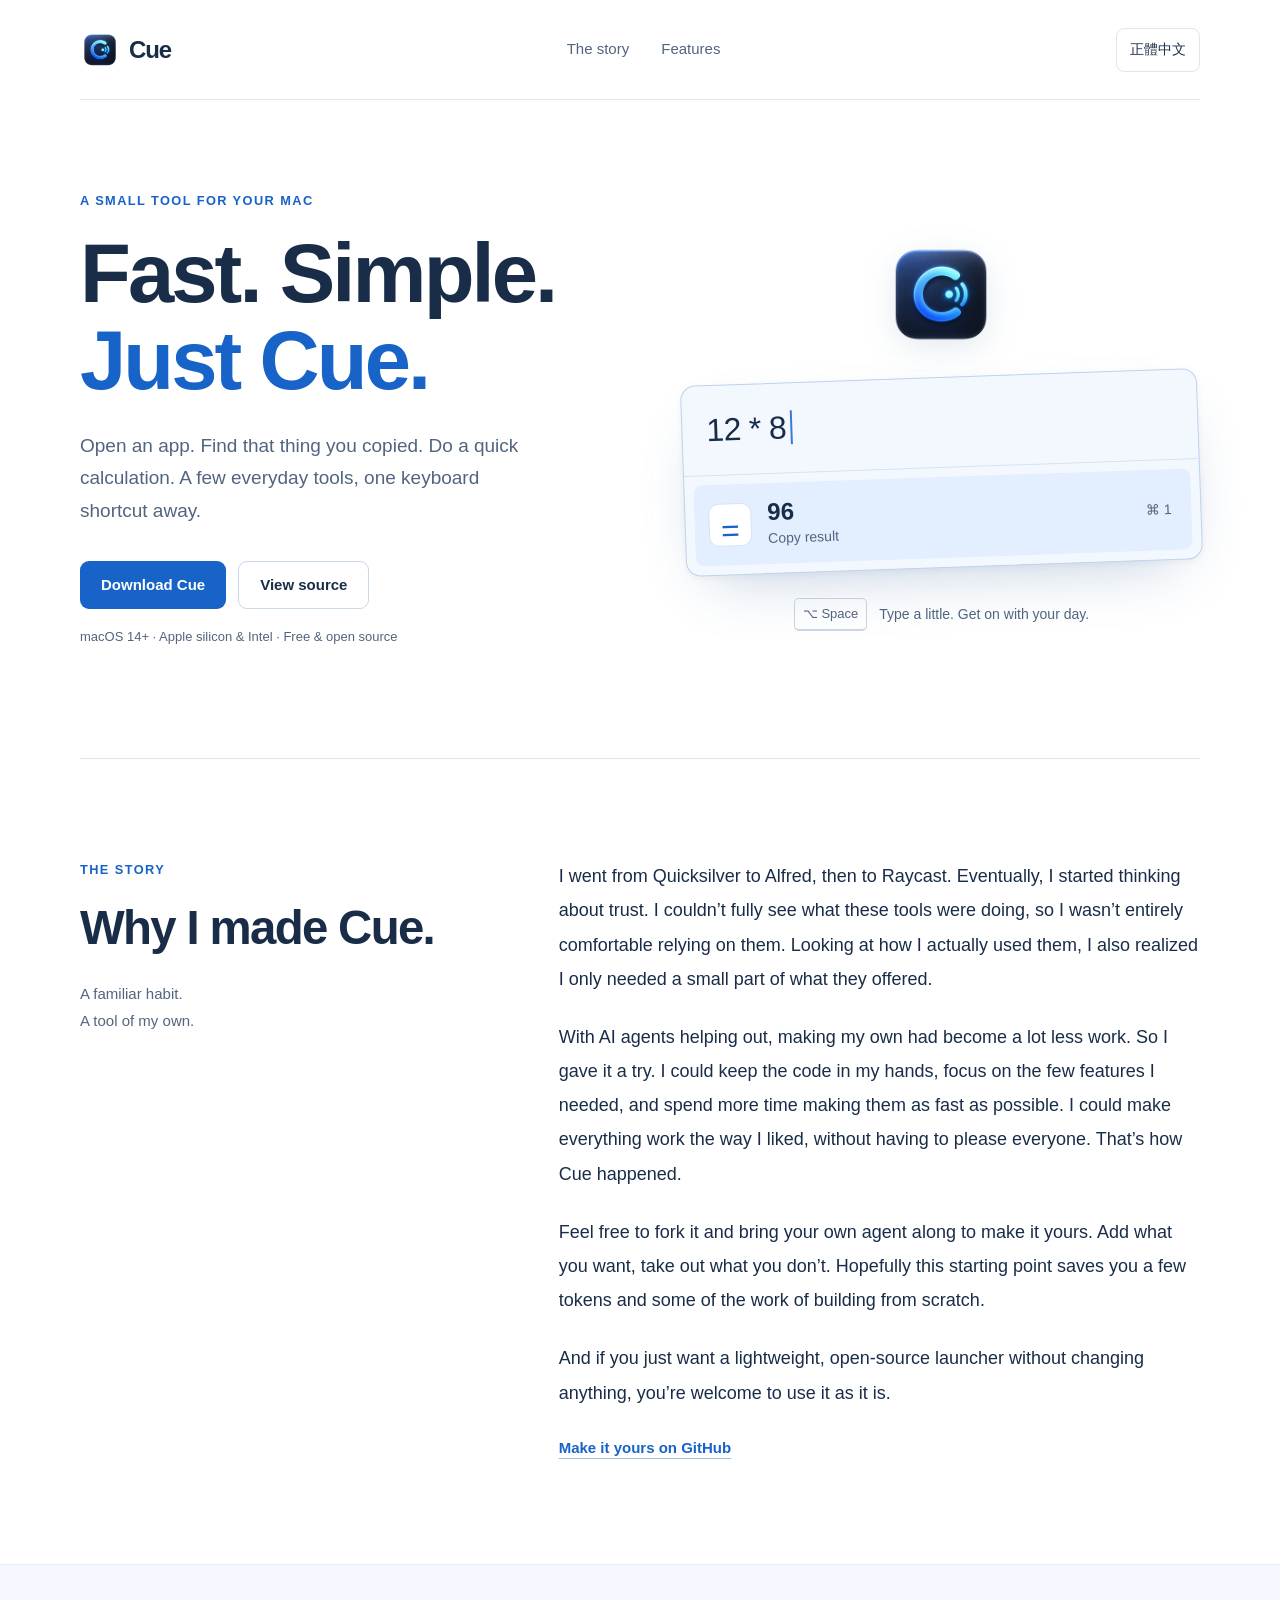
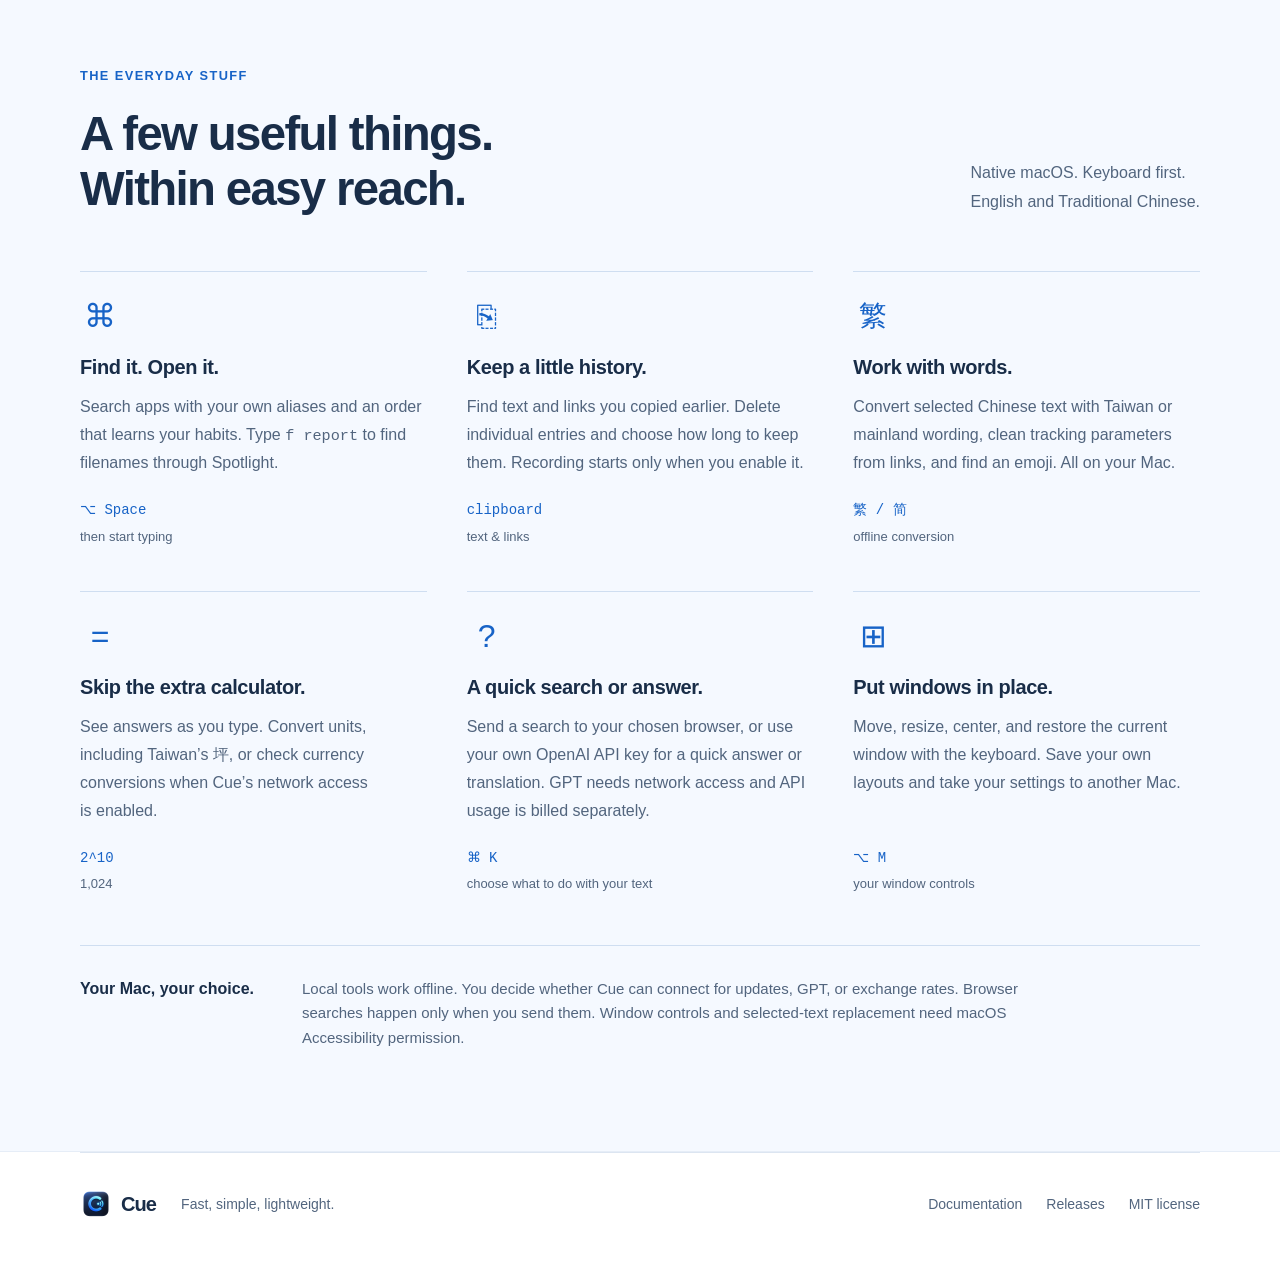
<file: website/index.html>
<!doctype html>
<html lang="en">
<head>
  <meta charset="utf-8">
  <meta name="viewport" content="width=device-width, initial-scale=1">
  <meta name="description" content="Cue is a fast, simple, open-source launcher for macOS. Apps, clipboard, text tools, calculations and window controls, a shortcut away.">
  <meta name="theme-color" content="#f5f9ff">
  <title>Cue — Fast, simple, lightweight.</title>
  <link rel="canonical" href="https://yihsiu.org/cue/">
  <link rel="alternate" hreflang="en" href="https://yihsiu.org/cue/">
  <link rel="alternate" hreflang="zh-Hant" href="https://yihsiu.org/cue/zh-Hant/">
  <link rel="icon" type="image/png" href="assets/cue-icon.png">
  <link rel="stylesheet" href="assets/site.css">
</head>
<body>
  <a class="skip-link" href="#main">Skip to content</a>
  <header class="site-header wrap">
    <a class="brand" href="./" aria-label="Cue home"><img src="assets/cue-icon.png" alt="" width="40" height="40"><span>Cue</span></a>
    <nav aria-label="Main navigation"><a href="#story">The story</a><a href="#features">Features</a></nav>
    <a class="language" href="zh-Hant/" lang="zh-Hant" hreflang="zh-Hant" aria-label="切換至正體中文">正體中文</a>
  </header>

  <main id="main">
    <section class="hero wrap" aria-labelledby="hero-title">
      <div class="hero-copy">
        <p class="eyebrow">A small tool for your Mac</p>
        <h1 id="hero-title">Fast. Simple.<br><span>Just Cue.</span></h1>
        <p class="intro">Open an app. Find that thing you copied. Do a quick calculation. A few everyday tools, one keyboard shortcut away.</p>
        <div class="actions"><a class="button primary" href="https://github.com/hsiuhsiu/cue/releases/latest">Download Cue</a><a class="button secondary" href="https://github.com/hsiuhsiu/cue">View source</a></div>
        <p class="small-note">macOS 14+ · Apple silicon &amp; Intel · Free &amp; open source</p>
      </div>
      <figure class="hero-preview">
        <img class="hero-icon" src="assets/cue-icon.png" alt="Cue app icon" width="116" height="116">
        <div class="launcher-demo" aria-label="Calculator example: 12 times 8 equals 96">
          <div class="demo-query"><span>12 * 8</span><span class="demo-caret" aria-hidden="true"></span></div>
          <div class="demo-result"><span class="demo-symbol" aria-hidden="true">=</span><div><strong>96</strong><span>Copy result</span></div><kbd>⌘ 1</kbd></div>
        </div>
        <figcaption><kbd>⌥ Space</kbd><span>Type a little. Get on with your day.</span></figcaption>
      </figure>
    </section>

    <section id="story" class="story section wrap" aria-labelledby="story-title">
      <div class="section-heading"><p class="eyebrow">The story</p><h2 id="story-title">Why I made Cue.</h2><p class="margin-note">A familiar habit.<br>A tool of my own.</p></div>
      <div class="story-copy">
        <p>I went from Quicksilver to Alfred, then to Raycast. Eventually, I started thinking about trust. I couldn’t fully see what these tools were doing, so I wasn’t entirely comfortable relying on them. Looking at how I actually used them, I also realized I only needed a small part of what they offered.</p>
        <p>With AI agents helping out, making my own had become a lot less work. So I gave it a try. I could keep the code in my hands, focus on the few features I needed, and spend more time making them as fast as possible. I could make everything work the way I liked, without having to please everyone. That’s how Cue happened.</p>
        <p>Feel free to fork it and bring your own agent along to make it yours. Add what you want, take out what you don’t. Hopefully this starting point saves you a few tokens and some of the work of building from scratch.</p>
        <p>And if you just want a lightweight, open-source launcher without changing anything, you’re welcome to use it as it is.</p>
        <a class="text-link" href="https://github.com/hsiuhsiu/cue">Make it yours on GitHub</a>
      </div>
    </section>

    <section id="features" class="features section" aria-labelledby="features-title">
      <div class="wrap">
        <div class="section-top"><div><p class="eyebrow">The everyday stuff</p><h2 id="features-title">A few useful things.<br>Within easy reach.</h2></div><p>Native macOS. Keyboard first.<br>English and Traditional Chinese.</p></div>
        <div class="feature-grid">
          <article><span class="feature-mark" aria-hidden="true">⌘</span><h3>Find it. Open it.</h3><p>Search apps with your own aliases and an order that learns your habits. Type <code>f report</code> to find filenames through Spotlight.</p><span class="feature-example">⌥ Space <span>then start typing</span></span></article>
          <article><span class="feature-mark" aria-hidden="true">⎘</span><h3>Keep a little history.</h3><p>Find text and links you copied earlier. Delete individual entries and choose how long to keep them. Recording starts only when you enable it.</p><span class="feature-example">clipboard <span>text &amp; links</span></span></article>
          <article><span class="feature-mark text-mark" aria-hidden="true">繁</span><h3>Work with words.</h3><p>Convert selected Chinese text with Taiwan or mainland wording, clean tracking parameters from links, and find an emoji. All on your Mac.</p><span class="feature-example">繁 / 简 <span>offline conversion</span></span></article>
          <article><span class="feature-mark" aria-hidden="true">=</span><h3>Skip the extra calculator.</h3><p>See answers as you type. Convert units, including Taiwan’s 坪, or check currency conversions when Cue’s network access is enabled.</p><span class="feature-example">2^10 <span>1,024</span></span></article>
          <article><span class="feature-mark" aria-hidden="true">?</span><h3>A quick search or answer.</h3><p>Send a search to your chosen browser, or use your own OpenAI API key for a quick answer or translation. GPT needs network access and API usage is billed separately.</p><span class="feature-example">⌘ K <span>choose what to do with your text</span></span></article>
          <article><span class="feature-mark" aria-hidden="true">⊞</span><h3>Put windows in place.</h3><p>Move, resize, center, and restore the current window with the keyboard. Save your own layouts and take your settings to another Mac.</p><span class="feature-example">⌥ M <span>your window controls</span></span></article>
        </div>
        <div class="local-note"><strong>Your Mac, your choice.</strong><p>Local tools work offline. You decide whether Cue can connect for updates, GPT, or exchange rates. Browser searches happen only when you send them. Window controls and selected-text replacement need macOS Accessibility permission.</p></div>
      </div>
    </section>

  </main>

  <footer class="site-footer wrap"><a class="brand" href="./"><img src="assets/cue-icon.png" alt="" width="32" height="32"><span>Cue</span></a><p>Fast, simple, lightweight.</p><nav aria-label="More about Cue"><a href="https://github.com/hsiuhsiu/cue#readme">Documentation</a><a href="https://github.com/hsiuhsiu/cue/releases">Releases</a><a href="https://github.com/hsiuhsiu/cue/blob/main/LICENSE">MIT license</a></nav></footer>
</body>
</html>
</file>
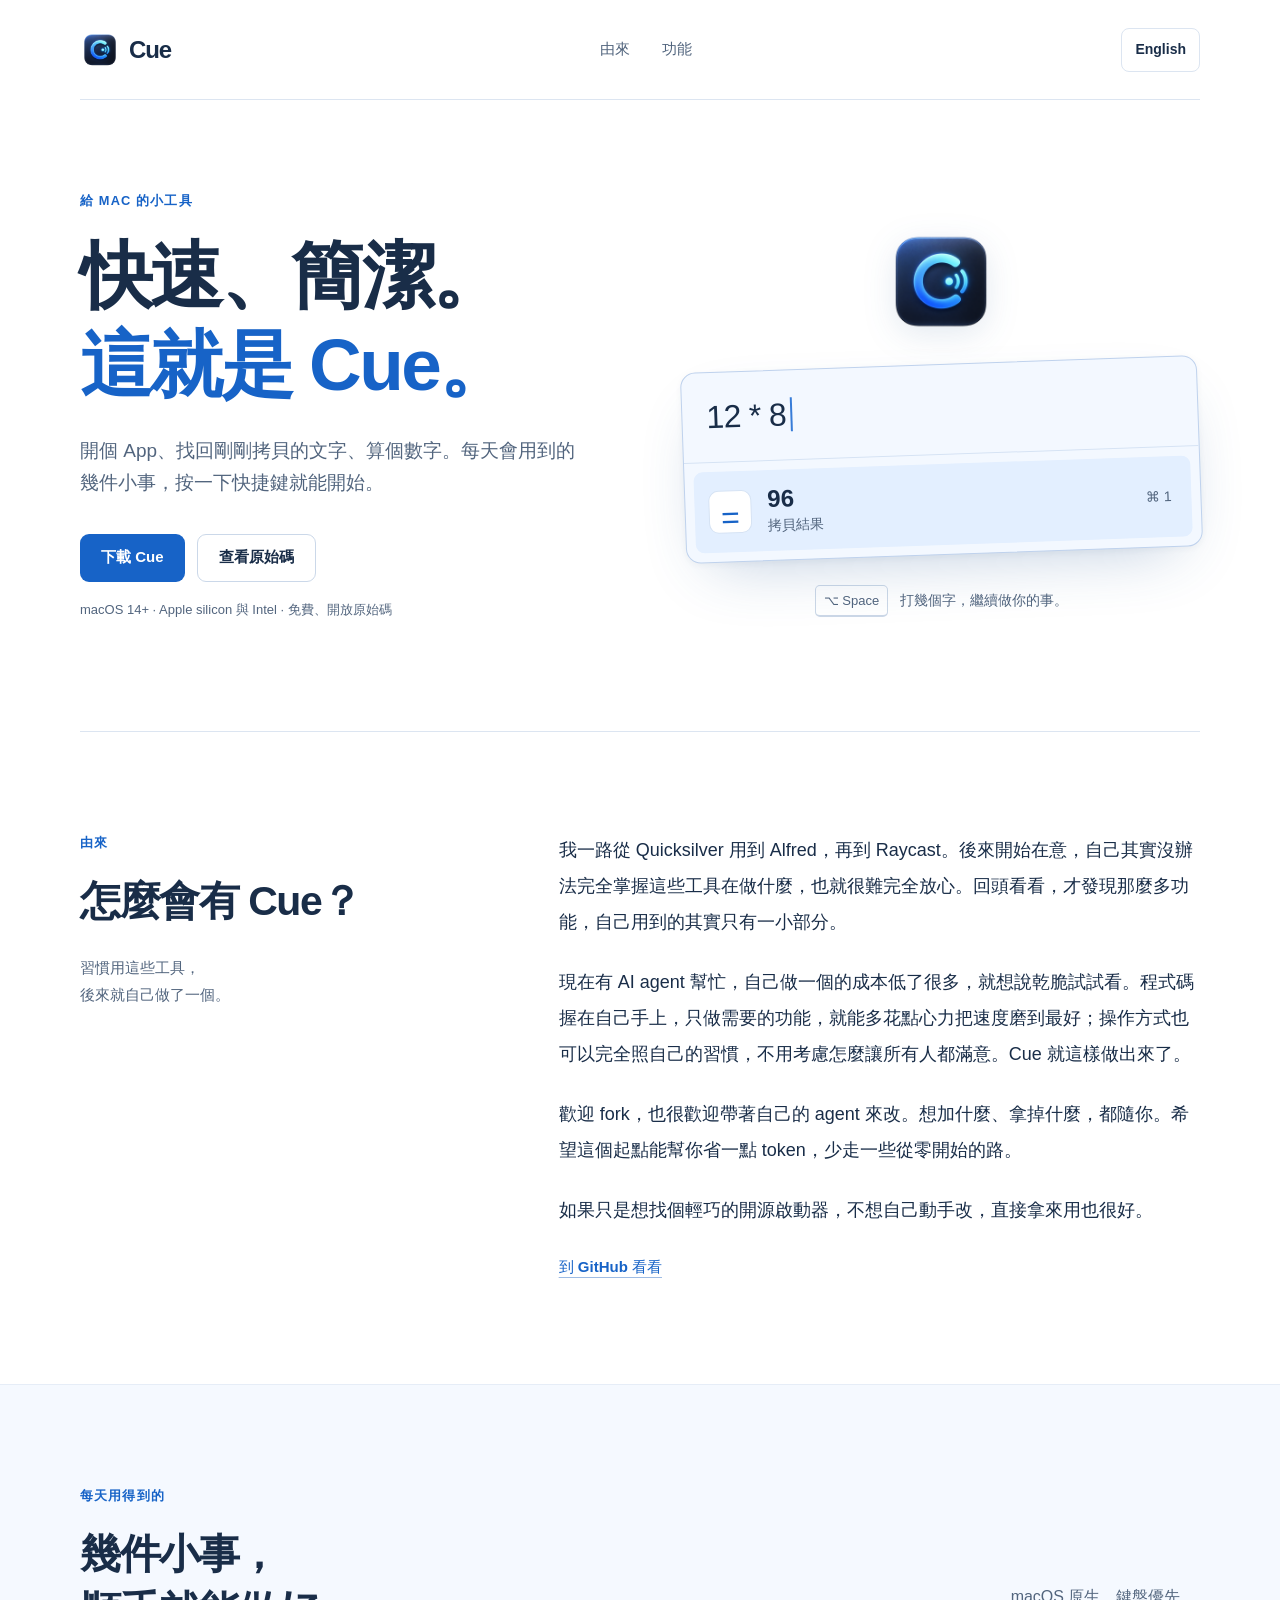
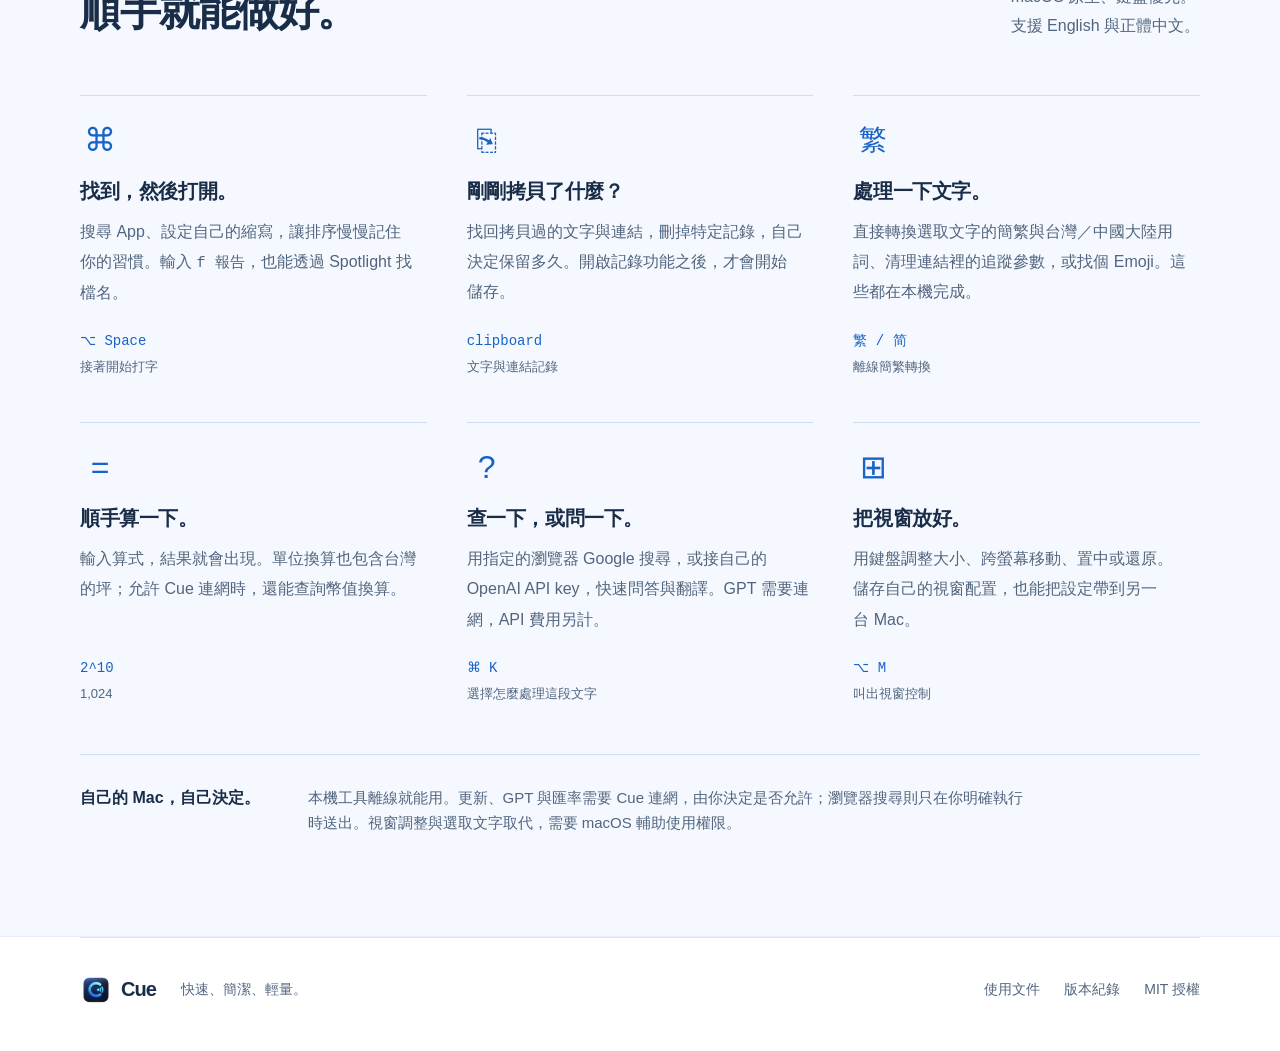
<file: website/zh-Hant/index.html>
<!doctype html>
<html lang="zh-Hant">
<head>
  <meta charset="utf-8">
  <meta name="viewport" content="width=device-width, initial-scale=1">
  <meta name="description" content="Cue 是快速、簡潔、開放原始碼的 macOS 啟動器。搜尋 App、剪貼簿、文字工具、即時計算與視窗控制，用鍵盤就能完成。">
  <meta name="theme-color" content="#f5f9ff">
  <title>Cue — 快速、簡潔、輕量。</title>
  <link rel="canonical" href="https://yihsiu.org/cue/zh-Hant/">
  <link rel="alternate" hreflang="en" href="https://yihsiu.org/cue/">
  <link rel="alternate" hreflang="zh-Hant" href="https://yihsiu.org/cue/zh-Hant/">
  <link rel="icon" type="image/png" href="../assets/cue-icon.png">
  <link rel="stylesheet" href="../assets/site.css">
</head>
<body>
  <a class="skip-link" href="#main">跳至主要內容</a>
  <header class="site-header wrap">
    <a class="brand" href="./" aria-label="Cue 首頁"><img src="../assets/cue-icon.png" alt="" width="40" height="40"><span>Cue</span></a>
    <nav aria-label="主要導覽"><a href="#story">由來</a><a href="#features">功能</a></nav>
    <a class="language" href="../" lang="en" hreflang="en" aria-label="Switch to English">English</a>
  </header>

  <main id="main">
    <section class="hero wrap" aria-labelledby="hero-title">
      <div class="hero-copy">
        <p class="eyebrow">給 Mac 的小工具</p>
        <h1 id="hero-title">快速、簡潔。<br><span>這就是 Cue。</span></h1>
        <p class="intro">開個 App、找回剛剛拷貝的文字、算個數字。每天會用到的幾件小事，按一下快捷鍵就能開始。</p>
        <div class="actions"><a class="button primary" href="https://github.com/hsiuhsiu/cue/releases/latest">下載 Cue</a><a class="button secondary" href="https://github.com/hsiuhsiu/cue">查看原始碼</a></div>
        <p class="small-note">macOS 14+ · Apple silicon 與 Intel · 免費、開放原始碼</p>
      </div>
      <figure class="hero-preview">
        <img class="hero-icon" src="../assets/cue-icon.png" alt="Cue App 圖示" width="116" height="116">
        <div class="launcher-demo" aria-label="計算機示意：12 乘以 8，結果為 96">
          <div class="demo-query"><span>12 * 8</span><span class="demo-caret" aria-hidden="true"></span></div>
          <div class="demo-result"><span class="demo-symbol" aria-hidden="true">=</span><div><strong>96</strong><span>拷貝結果</span></div><kbd>⌘ 1</kbd></div>
        </div>
        <figcaption><kbd>⌥ Space</kbd><span>打幾個字，繼續做你的事。</span></figcaption>
      </figure>
    </section>

    <section id="story" class="story section wrap" aria-labelledby="story-title">
      <div class="section-heading"><p class="eyebrow">由來</p><h2 id="story-title">怎麼會有 Cue？</h2><p class="margin-note">習慣用這些工具，<br>後來就自己做了一個。</p></div>
      <div class="story-copy">
        <p>我一路從 Quicksilver 用到 Alfred，再到 Raycast。後來開始在意，自己其實沒辦法完全掌握這些工具在做什麼，也就很難完全放心。回頭看看，才發現那麼多功能，自己用到的其實只有一小部分。</p>
        <p>現在有 AI agent 幫忙，自己做一個的成本低了很多，就想說乾脆試試看。程式碼握在自己手上，只做需要的功能，就能多花點心力把速度磨到最好；操作方式也可以完全照自己的習慣，不用考慮怎麼讓所有人都滿意。Cue 就這樣做出來了。</p>
        <p>歡迎 fork，也很歡迎帶著自己的 agent 來改。想加什麼、拿掉什麼，都隨你。希望這個起點能幫你省一點 token，少走一些從零開始的路。</p>
        <p>如果只是想找個輕巧的開源啟動器，不想自己動手改，直接拿來用也很好。</p>
        <a class="text-link" href="https://github.com/hsiuhsiu/cue">到 GitHub 看看</a>
      </div>
    </section>

    <section id="features" class="features section" aria-labelledby="features-title">
      <div class="wrap">
        <div class="section-top"><div><p class="eyebrow">每天用得到的</p><h2 id="features-title">幾件小事，<br>順手就能做好。</h2></div><p>macOS 原生、鍵盤優先。<br>支援 English 與正體中文。</p></div>
        <div class="feature-grid">
          <article><span class="feature-mark" aria-hidden="true">⌘</span><h3>找到，然後打開。</h3><p>搜尋 App、設定自己的縮寫，讓排序慢慢記住你的習慣。輸入 <code>f 報告</code>，也能透過 Spotlight 找檔名。</p><span class="feature-example">⌥ Space <span>接著開始打字</span></span></article>
          <article><span class="feature-mark" aria-hidden="true">⎘</span><h3>剛剛拷貝了什麼？</h3><p>找回拷貝過的文字與連結，刪掉特定記錄，自己決定保留多久。開啟記錄功能之後，才會開始儲存。</p><span class="feature-example">clipboard <span>文字與連結記錄</span></span></article>
          <article><span class="feature-mark text-mark" aria-hidden="true">繁</span><h3>處理一下文字。</h3><p>直接轉換選取文字的簡繁與台灣／中國大陸用詞、清理連結裡的追蹤參數，或找個 Emoji。這些都在本機完成。</p><span class="feature-example">繁 / 简 <span>離線簡繁轉換</span></span></article>
          <article><span class="feature-mark" aria-hidden="true">=</span><h3>順手算一下。</h3><p>輸入算式，結果就會出現。單位換算也包含台灣的坪；允許 Cue 連網時，還能查詢幣值換算。</p><span class="feature-example">2^10 <span>1,024</span></span></article>
          <article><span class="feature-mark" aria-hidden="true">?</span><h3>查一下，或問一下。</h3><p>用指定的瀏覽器 Google 搜尋，或接自己的 OpenAI API key，快速問答與翻譯。GPT 需要連網，API 費用另計。</p><span class="feature-example">⌘ K <span>選擇怎麼處理這段文字</span></span></article>
          <article><span class="feature-mark" aria-hidden="true">⊞</span><h3>把視窗放好。</h3><p>用鍵盤調整大小、跨螢幕移動、置中或還原。儲存自己的視窗配置，也能把設定帶到另一台 Mac。</p><span class="feature-example">⌥ M <span>叫出視窗控制</span></span></article>
        </div>
        <div class="local-note"><strong>自己的 Mac，自己決定。</strong><p>本機工具離線就能用。更新、GPT 與匯率需要 Cue 連網，由你決定是否允許；瀏覽器搜尋則只在你明確執行時送出。視窗調整與選取文字取代，需要 macOS 輔助使用權限。</p></div>
      </div>
    </section>

  </main>

  <footer class="site-footer wrap"><a class="brand" href="./"><img src="../assets/cue-icon.png" alt="" width="32" height="32"><span>Cue</span></a><p>快速、簡潔、輕量。</p><nav aria-label="更多 Cue 資訊"><a href="https://github.com/hsiuhsiu/cue#readme">使用文件</a><a href="https://github.com/hsiuhsiu/cue/releases">版本紀錄</a><a href="https://github.com/hsiuhsiu/cue/blob/main/LICENSE">MIT 授權</a></nav></footer>
</body>
</html>
</file>
<file: website/assets/site.css>
:root{color-scheme:light;--ink:#192d48;--muted:#52657e;--blue:#1763c7;--line:#dce5f1;--pale:#f5f9ff;--font:-apple-system,BlinkMacSystemFont,"Segoe UI","Noto Sans TC",sans-serif}
*{box-sizing:border-box}html{scroll-padding-top:2rem}body{margin:0;background:#fff;color:var(--ink);font-family:var(--font);font-size:1rem;line-height:1.65;-webkit-font-smoothing:antialiased}a{color:inherit;text-decoration:none}a:hover{color:var(--blue)}a:focus-visible{outline:3px solid var(--blue);outline-offset:5px;border-radius:4px}img{display:block;max-width:100%;height:auto}h1,h2,h3,p,figure{margin:0}h1,h2,h3{font-weight:650;letter-spacing:-.035em}h1{font-size:clamp(3.5rem,6.5vw,5.5rem);line-height:1.04}h2{font-size:clamp(2rem,3.7vw,3rem);line-height:1.17}h3{font-size:1.25rem;line-height:1.35;letter-spacing:-.02em}p{text-wrap:pretty}.wrap{width:min(1120px,calc(100% - 64px));margin-inline:auto}.section{padding-block:100px}.eyebrow{margin-bottom:20px;font-size:.8rem;font-weight:650;letter-spacing:.11em;text-transform:uppercase;color:var(--blue)}.skip-link{position:fixed;top:12px;left:16px;padding:10px 16px;background:#fff;border:2px solid var(--blue);z-index:10;transform:translateY(-150%)}.skip-link:focus{transform:translateY(0)}
.site-header{min-height:100px;display:flex;align-items:center;justify-content:space-between;gap:24px;border-bottom:1px solid var(--line)}.brand{display:inline-flex;align-items:center;gap:9px;font-size:1.5rem;font-weight:700;letter-spacing:-.045em;white-space:nowrap}.brand img{flex-shrink:0}.site-header nav{display:flex;gap:32px;font-size:.9375rem;color:var(--muted)}.site-header nav a,.language{display:inline-flex;align-items:center;min-height:44px}.language{font-size:.875rem;font-weight:550;border:1px solid var(--line);border-radius:8px;padding:6px 13px;white-space:nowrap}
.hero{display:grid;grid-template-columns:1.05fr 1fr;align-items:center;gap:60px;padding-block:90px 110px}.hero h1 span{color:var(--blue)}.intro{max-width:31rem;font-size:1.1875rem;line-height:1.7;color:var(--muted);margin-top:26px}.actions{display:flex;flex-wrap:wrap;gap:12px;margin-top:34px}.button{display:inline-flex;min-height:48px;align-items:center;justify-content:center;border-radius:9px;padding:10px 21px;font-size:.9375rem;font-weight:600;transition:background-color .15s}.primary{background:var(--blue);color:#fff}.primary:hover{background:#104ea1;color:#fff}.secondary{border:1px solid #cbd8e9;background:#fff}.secondary:hover{background:var(--pale)}.small-note{font-size:.8125rem;line-height:1.7;color:var(--muted);margin-top:17px}.hero-preview{position:relative;min-width:0;padding-top:30px}.hero-icon{margin:0 auto 24px;width:116px;filter:drop-shadow(0 8px 16px #1c4e8420)}.launcher-demo{overflow:hidden;background:#f3f8ff;border:1px solid #bfd2ed;border-radius:15px;box-shadow:0 25px 65px -27px #2d5e9a55,0 2px 6px #2039570c;transform:rotate(-2deg)}.demo-query{display:flex;align-items:center;min-height:82px;padding:18px 24px;font-size:2rem;font-weight:500;letter-spacing:-.02em;border-bottom:1px solid #d6e3f4}.demo-caret{width:2px;height:34px;background:#377cd8;margin-left:4px}.demo-result{display:flex;gap:16px;align-items:center;margin:9px;padding:14px;background:#e3efff;border-radius:9px}.demo-symbol{display:grid;place-items:center;flex:0 0 43px;width:43px;height:43px;background:white;border:1px solid #d6e3f4;border-radius:10px;color:var(--blue);font-size:2rem;font-weight:400}.demo-result>div{display:flex;flex-direction:column}.demo-result strong{font-size:1.5rem;font-weight:600;line-height:1.25}.demo-result>div>span{font-size:.875rem;color:var(--muted)}kbd{font-family:var(--font);font-size:.875rem;white-space:nowrap}.demo-result kbd{margin-left:auto;color:var(--muted);padding:4px 6px;border-radius:4px}figcaption{display:flex;align-items:center;justify-content:center;gap:12px;margin-top:30px;font-size:.875rem;color:var(--muted);flex-wrap:wrap}figcaption kbd{padding:4px 8px;background:#fff;border:1px solid #ccd8e7;border-bottom-width:2px;border-radius:5px;font-size:.8125rem}
.story{display:grid;grid-template-columns:1fr 1.65fr;gap:90px;border-top:1px solid var(--line)}.margin-note{margin-top:24px;font-size:.9375rem;color:var(--muted);line-height:1.8}.story-copy{font-size:1.125rem;line-height:1.9}.story-copy p+p{margin-top:24px}.text-link{display:inline-block;color:var(--blue);font-size:.9375rem;font-weight:550;text-decoration:underline;text-underline-offset:5px;text-decoration-color:#9ebce4}.story-copy>.text-link{margin-top:24px}.text-link:hover{text-decoration-color:var(--blue)}
.features{background:var(--pale);border-top:1px solid #e6edf7;border-bottom:1px solid #e6edf7}.section-top{display:flex;align-items:flex-end;justify-content:space-between;gap:32px;margin-bottom:54px}.section-top>p{color:var(--muted);font-size:1rem;line-height:1.8}.feature-grid{display:grid;grid-template-columns:repeat(3,minmax(0,1fr));gap:44px 40px}.feature-grid article{display:flex;flex-direction:column;align-items:flex-start;border-top:1px solid #cfdef1;padding-top:24px}.feature-mark{width:40px;height:40px;display:grid;place-items:center;color:var(--blue);font-size:2rem;line-height:1;margin-bottom:18px}.text-mark{font-size:1.75rem}.feature-grid p{margin-top:12px;color:var(--muted);font-size:1rem;line-height:1.75}.feature-example{display:block;margin-top:auto;padding-top:22px;font-family:ui-monospace,SFMono-Regular,Consolas,monospace;font-size:.875rem;color:var(--blue)}.feature-example>span{display:block;font-family:var(--font);font-size:.8125rem;margin-top:3px;color:var(--muted)}code{font-size:.95em;overflow-wrap:anywhere}.local-note{display:flex;gap:48px;padding-top:30px;border-top:1px solid #cfdef1;margin-top:50px;align-items:baseline}.local-note strong{flex:0 0 auto;font-size:1rem;font-weight:600}.local-note p{color:var(--muted);font-size:.9375rem;max-width:720px}
.site-footer{border-top:1px solid var(--line);display:flex;align-items:center;gap:25px;padding-block:32px 42px}.site-footer .brand{font-size:1.25rem}.site-footer>p{font-size:.875rem;color:var(--muted)}.site-footer nav{display:flex;gap:24px;margin-left:auto;font-size:.875rem;color:var(--muted)}.site-footer nav a{padding-block:8px}
html[lang="zh-Hant"] h1{font-size:clamp(3rem,5.7vw,4.75rem);line-height:1.22;letter-spacing:-.035em}html[lang="zh-Hant"] h2{line-height:1.4;font-size:clamp(2rem,3.2vw,2.6rem)}html[lang="zh-Hant"] .story-copy{line-height:2}html[lang="zh-Hant"] .eyebrow{letter-spacing:.09em}html[lang="zh-Hant"] .feature-grid p{line-height:1.9}
@media(max-width:950px){.hero{gap:36px}.story{gap:42px;grid-template-columns:1fr 1.7fr}.feature-grid{grid-template-columns:repeat(2,minmax(0,1fr))}.site-footer{flex-wrap:wrap}.site-footer nav{margin-left:auto}.hero-preview{padding-top:12px}.section-top>p{max-width:15rem}}
@media(max-width:700px){.wrap{width:calc(100% - 40px)}.site-header{min-height:80px;gap:12px;flex-wrap:wrap;padding-block:14px}.site-header nav{order:3;width:100%;justify-content:space-between;gap:12px;border-top:1px solid var(--line);padding-top:5px;font-size:.875rem}.brand{font-size:1.3rem}.brand img{width:34px}.language{font-size:.8125rem}.hero{grid-template-columns:1fr;gap:36px;padding-block:50px 64px}.hero-copy{max-width:36rem}.intro{font-size:1.0625rem;max-width:32rem}.hero-preview{width:min(420px,100%);margin-inline:auto;padding:0 6px}.hero-icon{width:88px;margin-bottom:18px}.launcher-demo{transform:none}.demo-query{min-height:72px;font-size:1.75rem}.small-note{font-size:.8125rem}.section{padding-block:62px}.story{grid-template-columns:1fr;gap:30px}.margin-note{display:none}.eyebrow{margin-bottom:14px}.story-copy{font-size:1.0625rem}.section-top{display:block;margin-bottom:34px}.section-top>p{margin-top:20px;max-width:none}.section-top>p br{display:none}.feature-grid{gap:32px 24px}.feature-grid h3{font-size:1.125rem}.feature-grid p{font-size:.9375rem}.local-note{display:block;margin-top:36px}.local-note p{margin-top:10px}.site-footer{gap:14px;padding-block:26px}.site-footer nav{width:100%;margin:0;gap:24px;flex-wrap:wrap}.site-footer>p{margin-left:auto}}
@media(max-width:390px){.wrap{width:calc(100% - 32px)}.feature-grid{grid-template-columns:1fr}.actions{gap:10px}.button{padding-inline:17px}.hero h1{font-size:3.2rem}html[lang="zh-Hant"] h1{font-size:2.75rem}}
@media(prefers-reduced-motion:reduce){*{scroll-behavior:auto!important;transition:none!important}}
</file>
